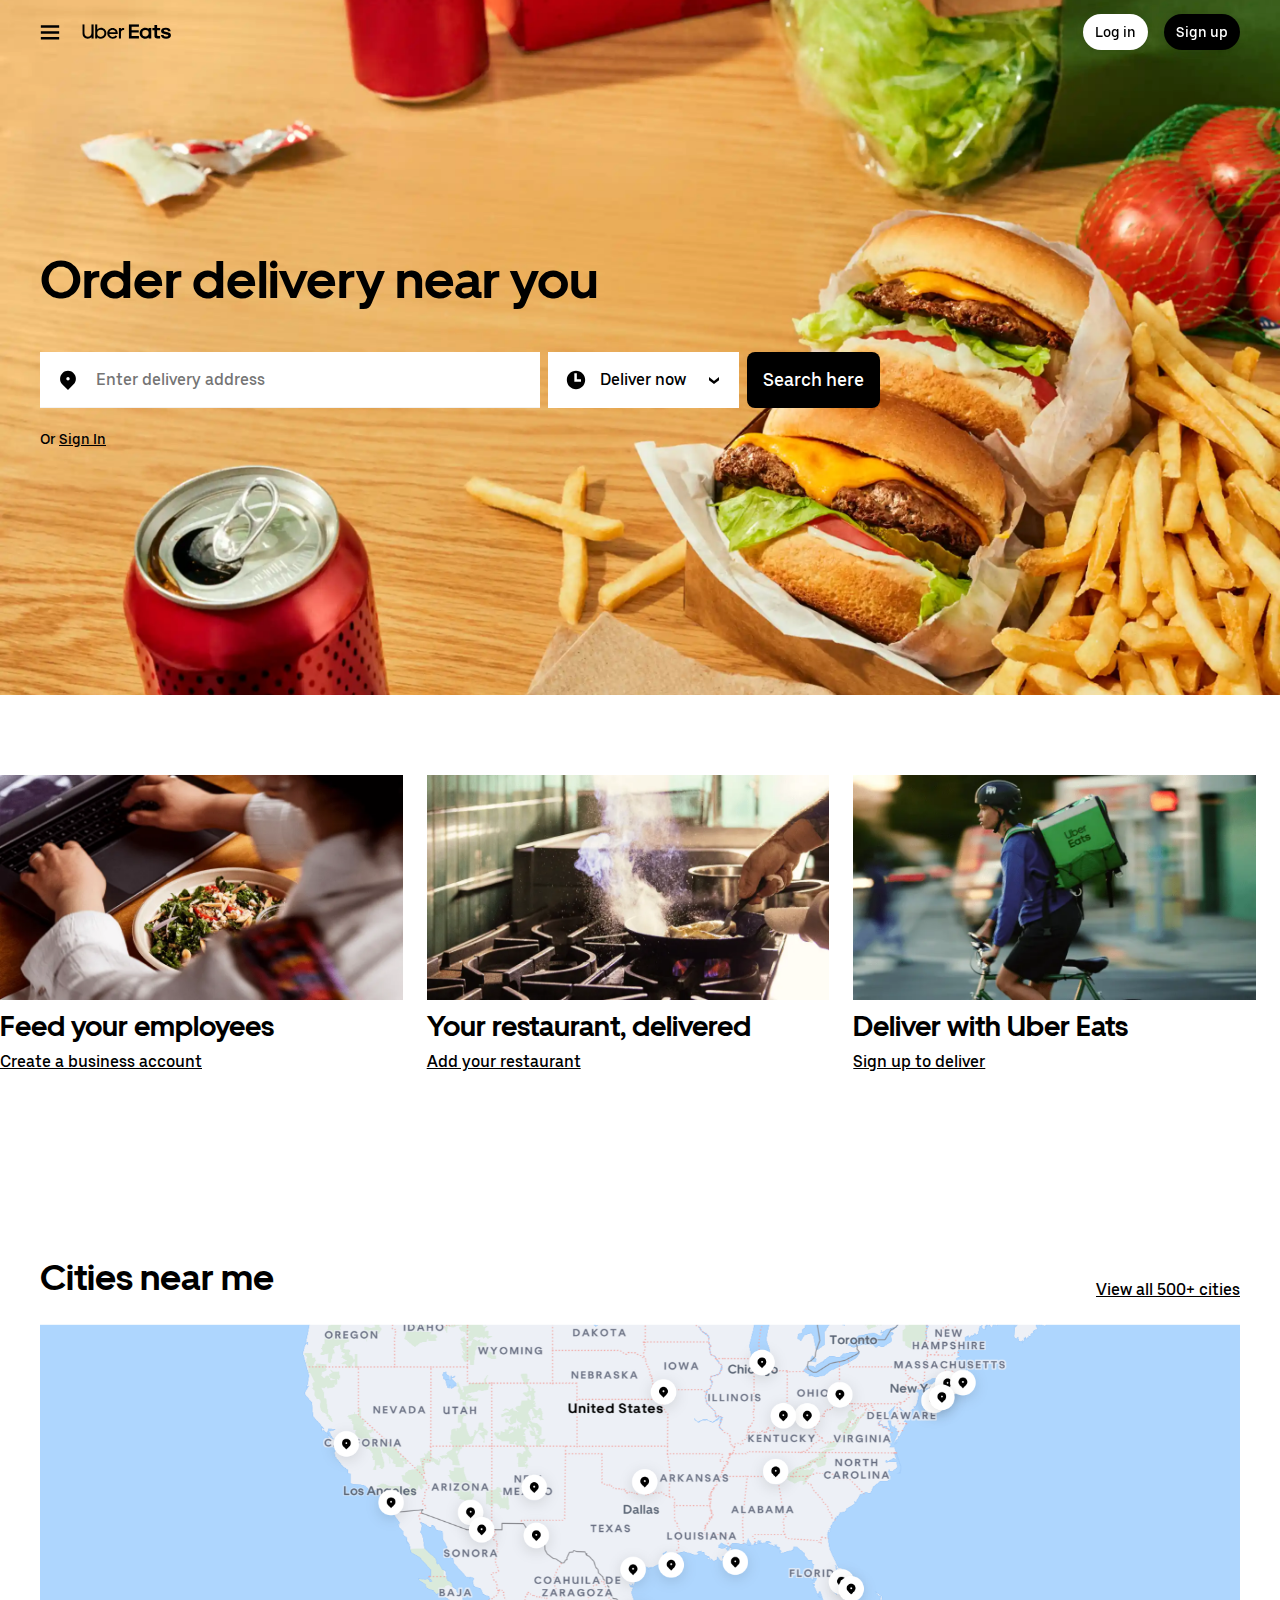
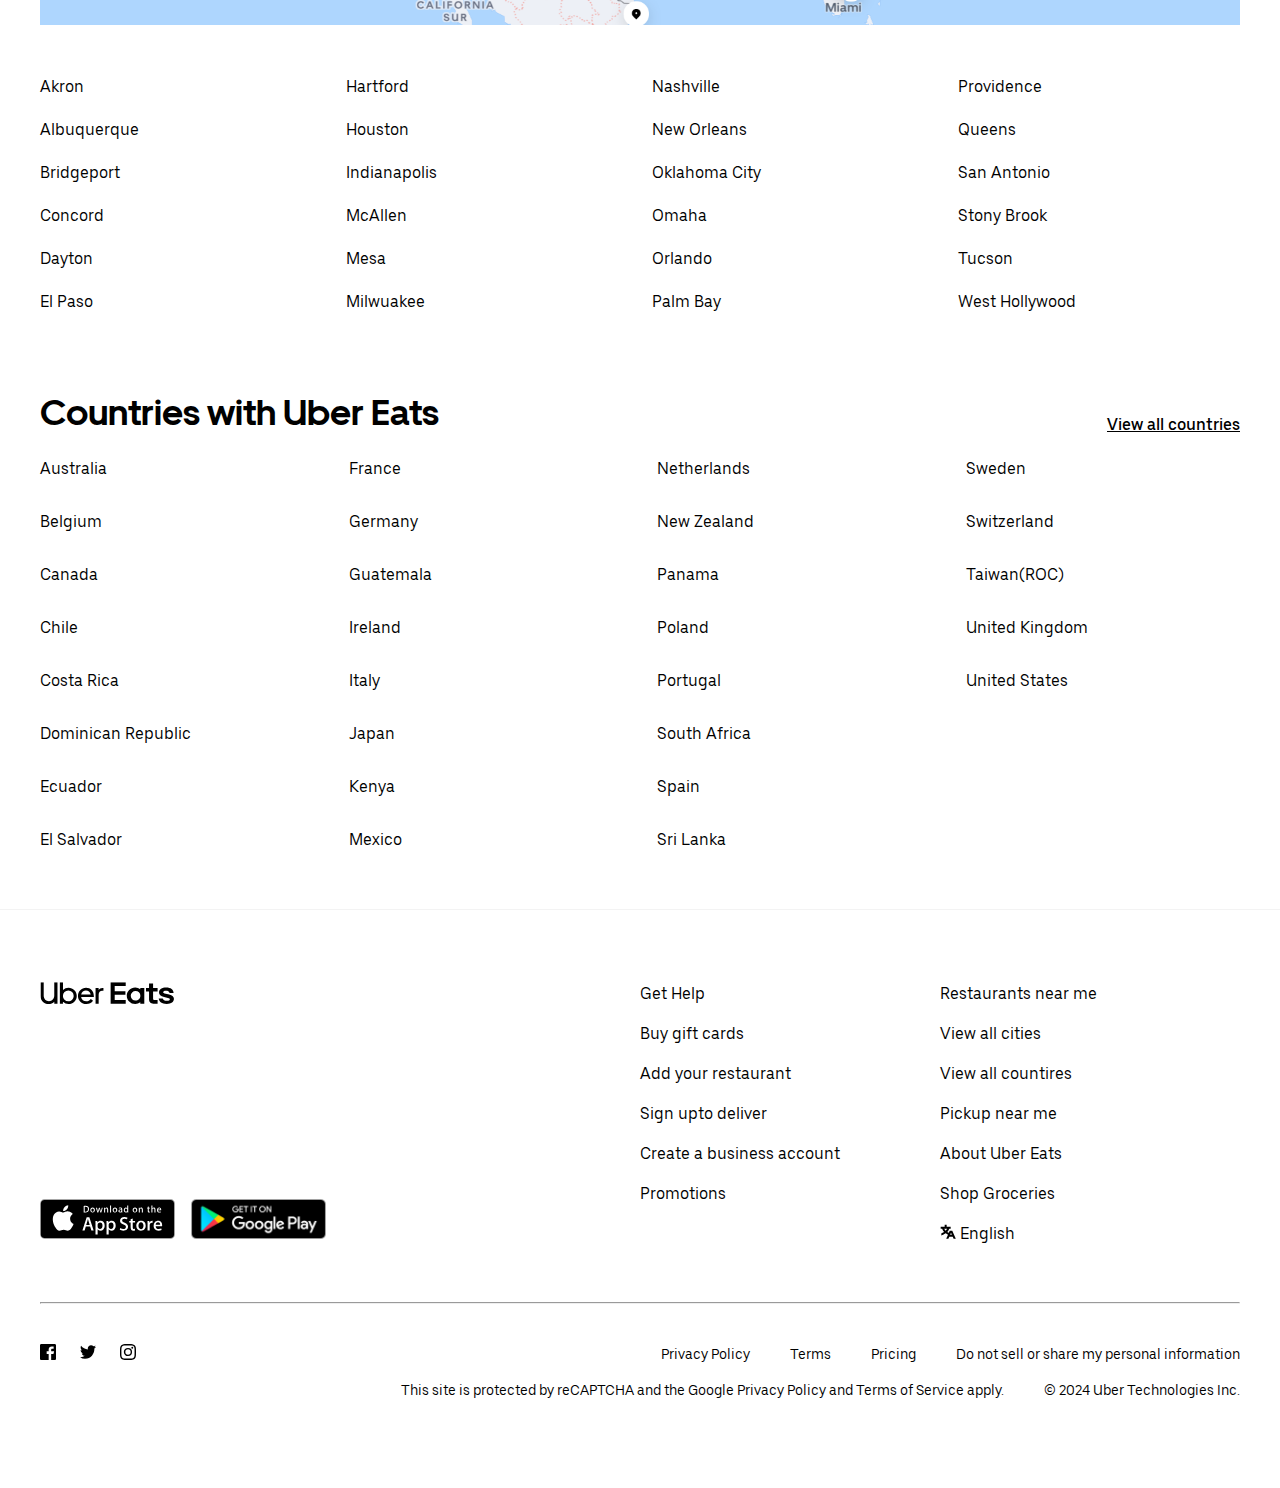
<file: index.html>
<!DOCTYPE html>
<html lang="en">

<head>
    <meta charset="UTF-8">
    <meta name="viewport" content="width=device-width, initial-scale=1.0">
    <link rel="stylesheet" href="style.css">
    <title>Uber Eats | Food Delivery and Takeout | Order Online from Restaurants Near You</title>
    <link rel="icon" href="img/icon-uber eats.png" type="image/x-icon">
</head>

<body>
    <div class="DESKTOP">
        <section class="section-main">
            <div class="main">
                <div class="nav-bar">
                    <div class="left-top">
                        <div class="threeline-image">
                            <img src="img/Three lines.svg" alt="">
                        </div>
                        <div class="uber-eats-logo">
                            <img src="img/Uber Eats Home.svg" alt="">
                        </div>
                    </div>
                    <div class="right-top">
                        <div class="log-in">
                            <button>Log in</button>
                        </div>
                        <div class="sign-up">
                            <button>Sign up</button>
                        </div>
    
                    </div>
                </div>
    
                <!-- BELOW NAV -->
    
                <div class="middle-main">
                    <div class="head-middle">
                        <h1>Order delivery near you</h1>
                    </div>
    
                    <div class="input-bars-mid">
                        <div class="delvery-address">
                            <div class="delivery-address-inner">
                                <div class="location-image">
                                    <img src="img/pin.svg" alt="">
                                </div>
                                <div class="spacer"></div>
                                <input type="text" placeholder="Enter delivery address" class="deliver-address-box">
    
                            </div>
                        </div>
    
                        <div class="delivery-time">
                            <div class="delivery-time-inner">
                                <div class="clock-image">
                                    <img src="img/clock.svg" alt="">
                                </div>
                                <div class="deliver-now">
                                    <div class="deliver-text">
                                        <span>Deliver now</span>
                                    </div>
                                    <div class="down-arrow-image">
                                        <img src="img/down arrow.svg" alt="">
                                    </div>
                                </div>
                            </div>
                        </div>
    
                        <div class="search-button">
                            <button>Search here</button>
                        </div>
                    </div>
                    <div class="span-or-sign-in">
                        <span>Or <u>Sign In</u></span>
                    </div>
                </div>
    
            </div>
        </section>
    
        <div class="divider-space"></div>
    
        <!-- IMAGE-SECTION -->
    
        <div class="image-row">
    
            <!-- CARD-1 -->
            <div class="uber-image-card-1">
                <div class="card-image-container">
                    <img src="img/employess.webp" alt="">
                </div>
                <p class="bigger-text">Feed your employees</p>
                <p class="smaller-text">Create a business account</p>
            </div>
    
             <!-- CARD-1 -->
             <div class="uber-image-card-1">
                <div class="card-image-container">
                    <img src="img/restaurents.webp" alt="">
                </div>
                <p class="bigger-text">Your restaurant, delivered</p>
                <p class="smaller-text">Add your restaurant</p>
            </div>
    
             <!-- CARD-1 -->
             <div class="uber-image-card-1">
                <div class="card-image-container">
                    <img src="img/deliver.webp" alt="">
                </div>
                <p class="bigger-text">Deliver with Uber Eats</p>
                <p class="smaller-text">Sign up to deliver</p>
            </div>
        </div>
    
        <div class="divider"></div>
    
        <div class="map">
            <div class="divider"></div>
            <div class="map-contents">
                <div class="map-head">
                    <h2>Cities near me</h2>
                    <span>View all 500+ cities</span>
                </div>
    
                <div class="map-below">
                    <div class="map-below-contents">
                        <img src="img/map-uber.png" alt="">
                    </div>
                </div>
            </div>
        
    
            <div class="places">
                <span>Akron</span>
                <span>Albuquerque</span>
                <span>Bridgeport</span>
                <span>Concord</span>
                <span>Dayton</span>
                <span>El Paso</span>
                <span>Hartford</span>
                <span>Houston</span>
                <span>Indianapolis</span>
                <span>McAllen</span>
                <span>Mesa</span>
                <span>Milwuakee</span>
                <span>Nashville</span>
                <span>New Orleans</span>
                <span>Oklahoma City</span>
                <span>Omaha</span>
                <span>Orlando</span>
                <span>Palm Bay</span>
                <span>Providence</span>
                <span>Queens</span>
                <span>San Antonio</span>
                <span>Stony Brook</span>
                <span>Tucson</span>
                <span>West Hollywood</span>
            </div>
            <div class="divider"></div>
    
            <div class="map-head">
                <h2>Countries with Uber Eats</h2>
                <span>View all countries</span>
            </div>
    
            <div class="countries">
                <span>Australia</span>
                <span>Belgium</span>
                <span>Canada</span>
                <span>Chile</span>
                <span>Costa Rica</span>
                <span>Dominican Republic</span>
                <span>Ecuador</span>
                <span>El Salvador</span>
                <span>France</span>
                <span>Germany</span>
                <span>Guatemala</span>
                <span>Ireland</span>
                <span>Italy</span>
                <span>Japan</span>
                <span>Kenya</span>
                <span>Mexico</span>
                <span>Netherlands</span>
                <span>New Zealand</span>
                <span>Panama</span>
                <span>Poland</span>
                <span>Portugal</span>
                <span>South Africa</span>
                <span>Spain</span>
                <span>Sri Lanka</span>
                <span>Sweden</span>
                <span>Switzerland</span>
                <span>Taiwan(ROC)</span>
                <span>United Kingdom</span>
                <span>United States</span>
            </div>
        </div>
    
        <footer>
            <div class="footer-contents">
                <div class="footer-contents-sub">
                    <div class="left-footer">
                        <div class="left-footer-up">
                            <img src="img/Uber Eats Home.svg" alt="">
                        </div>
    
                        <div class="left-footer-below">
                            <img src="img/Download on the App Store.svg" alt="">
                            <img src="img/playstore.png" alt="">
                        </div>
                    </div>
    
                    <div class="mid-footer">
                        <ul>
                            <li>Get Help</li>
                            <li>Buy gift cards</li>
                            <li>Add your restaurant</li>
                            <li>Sign upto deliver</li>
                            <li>Create a business account</li>
                            <li>Promotions</li>
                        </ul>
                    </div>
    
                    <div class="mid-footer">
                        <ul>
                            <li>Restaurants near me</li>
                            <li>View all cities</li>
                            <li>View all countires</li>
                            <li>Pickup near me</li>
                            <li>About Uber Eats</li>
                            <li>Shop Groceries</li>
                            <li><img src="img/lang.svg" alt="">  English</li>
                        </ul>
                    </div>    
                </div>
                <hr>
    
                <div class="social-line">
                    <div class="socials">
                        <img src="img/fb.svg" alt="">
                        <img src="img/twt.svg" alt="">
                        <img src="img/insta.svg" alt="">
                    </div>
    
                    <div class="empty-space"></div>
    
                    <div class="policy">
                        <span>Privacy Policy</span>
                        <span>Terms</span>
                        <span>Pricing</span>
                        <span>Do not sell or share my personal information</span>
                    </div>
                </div>
    
                <div class="privacy-protection">
                    <div class="empty-space"></div>
                    <div class="privacy-contents">
                        <span>This site is protected by reCAPTCHA and the Google Privacy Policy and Terms of Service apply.</span>
                        <span> &copy; 2024 Uber Technologies Inc.</span>
                    </div>
    
                </div>
                
                
    
            </div>
            
        </footer>
    </div>

    <!-- MOBILE-->

   
    <div class="mobile">
        <div class="mobile-main">

            <div class="mobile-navbar">
                <div class="mobile-top-left">
                    <div class="mobile-burger"><img src="img/Three lines.svg" alt=""></div>
                    <div class="mobile-logo"><img src="img/Uber Eats Home.svg" alt=""></div>
                </div>

                <div class="mobile-top-right">
                    <button class="mobile-user"><img src="img/user.svg" alt=""></button>
                    <button class="mobile-sign-up">Sign up</button>
                </div>
            </div>
            <div class="mobile-main-contents">
                <h2>Order delivery near you</h2>

                <div class="mobile-blank"></div>

                <div class="mobile-delivery">
                    <div class="mobile-clock"><img src="img/clock.svg" alt=""></div>

                    <div class="mobile-delivery-container">
                        <span>Deliver now</span>
                        <img src="img/down arrow.svg" alt="">
                    </div>
                </div>

                <button class="mobile-search">Search here</button>

                <div class="mobile-below-button"><span>Or <u>Sign In</u></span></div>
            </div>

        </div>

        <div class="mobile-divider"></div>

        <div class="mobile-below-main">
            <div class="mobile-below-main-app">
                <div class="mobile-below-app-about">
                    <img src="img/Uber Eats mobile.svg" alt="">
                    <p>There's more to love in the Android app.</p>
                </div>

                <div class="mobile-below-main-app-downloader">
                    <button><img src="img/android.svg" alt="">Get the app</button>
                </div>
            </div>

            <div class="mobile-divider-2"></div>

            <div class="mobile-image-containers">
                <div class="mobile-card-1">
                    <img src="img/employess.webp" alt="">
                    <p class="mobile-bigger">Feed your employees</p>
                    <p class="mobile-small">Create a business account</p>
                </div>


                <div class="mobile-card-1">
                    <img src="img/restaurents.webp" alt="">
                    <p class="mobile-bigger">Your restaurant, delivered</p>
                    <p class="mobile-small">Add your restaurant</p>
                </div>

                <div class="mobile-card-1">
                    <img src="img/deliver.webp" alt="">
                    <p class="mobile-bigger">Deliver with Uber Eats</p>
                    <p class="mobile-small">Sign up to deliver</p>
                </div>
            </div>

            <div class="mobile-divider-2"></div>

            <div class="mobile-cities">
                <h2>Cities near me</h2>

                <div class="mobile-map">
                    <img src="img/mobile-map.png" alt="">
                </div>

                <div class="mobile-city-name">
                    <span>Albuquerque</span>
                    <span>Concord</span>
                    <span>Houston</span>
                    <span>Inidianpolis</span>
                    <span>Mesa</span>
                    <span>Milwuakee</span>
                    <span>Nashville</span>
                    <span>Oklahoma City</span>
                    <span>Providence</span>
                    <span>Queens</span>
                    <span>Tucson</span>
                    <span>West Hollywood</span>
                </div>

                <div class="mobile-divider-3"></div>

                <a>View all 500+ cities</a>

                <div class="mobile-divider-2"></div>

                <div class="mobile-countries">
                    <h2>Countries with Uber Eats</h2>

                    <div class="mobile-country-name">
                        <span>Australia</span>
                        <span>Mexico</span>
                        <span>Belgium</span>
                        <span>Netherlands</span>
                        <span>Canada</span>
                        <span>New Zealand</span>
                        <span>Chile</span>
                        <span>Panama</span>
                        <span>Costa Rica</span>
                        <span>Poland</span>
                        <span>Dominican Republic</span>
                        <span>Portugal</span>
                        <span>Ecuador</span>
                        <span>South Africa</span>
                        <span>El Salvador</span>
                        <span>Spain</span>
                        <span>France</span>
                        <span>Sri Lanka</span>
                        <span>Germany</span>
                        <span>Sweden</span>
                        <span>Guatemala</span>
                        <span>Switzerland</span>
                        <span>Ireland</span>
                        <span>Taiwan(ROC)</span>
                        <span>Italy</span>
                        <span>United Kingdom</span>
                        <span>Japan</span>
                        <span>United States</span>
                        <span>Kenya</span>  
                    </div>

                    <div class="mobile-divider-3"></div>

                    <a>View all countries</a>
                </div>
            </div>
        </div>

        <div class="mobile-footer">
            <img src="img/Uber Eats Home.svg" alt="">
            <div class="mobile-download-link">
                <img src="img/Download on the App Store.svg" alt="">
                <img src="img/playstore.png" alt="">
            </div>

            <div class="mid-footer">
                <ul>
                    <li>Get Help</li>
                    <li>Buy gift cards</li>
                    <li>Add your restaurant</li>
                    <li>Sign upto deliver</li>
                    <li>Create a business account</li>
                    <li>Promotions</li>
                </ul>
            </div>

            <div class="mid-footer">
                <ul>
                    <li>Restaurants near me</li>
                    <li>View all cities</li>
                    <li>View all countires</li>
                    <li>Pickup near me</li>
                    <li>About Uber Eats</li>
                    <li>Shop Groceries</li>
                    <li><img src="img/lang.svg" alt="">  <span class="english">English</span></li>
                </ul>
            </div>  
            <hr>
            <div class="socials">
                <img src="img/fb.svg" alt="">
                <img src="img/twt.svg" alt="">
                <img src="img/insta.svg" alt="">
            </div>


            <div class="policy">
                <span>Privacy Policy</span>
                <span>Terms</span>
                <span>Pricing</span>
                <span>Do not sell or share my personal information</span>
            </div>

            <div class="privacy-protection">
                <div class="privacy-contents">
                    <span>This site is protected by reCAPTCHA and the Google Privacy Policy and Terms of Service apply.</span>
                    <span> &copy; 2024 Uber Technologies Inc.</span>
                </div>

            </div>
        </div>
    </div>


    <script src="script.js"></script>
</body>

</html>
</file>
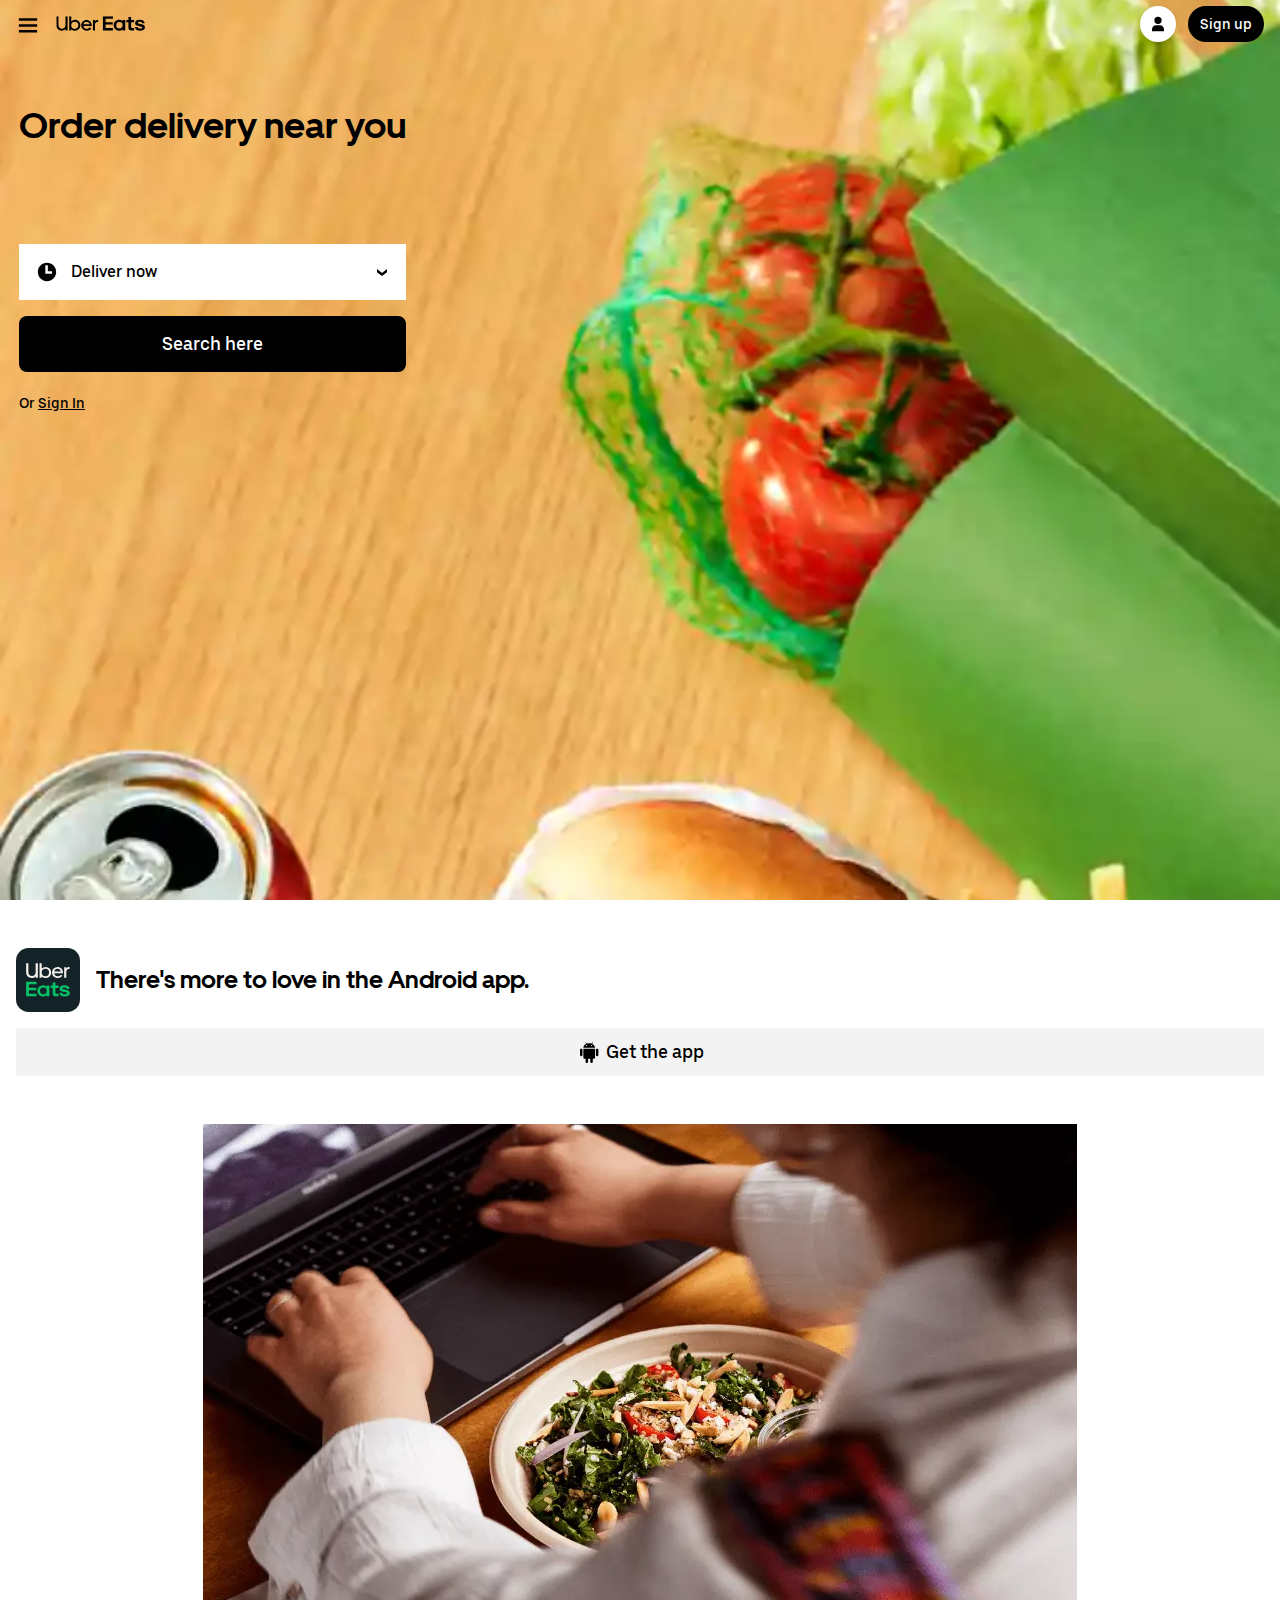
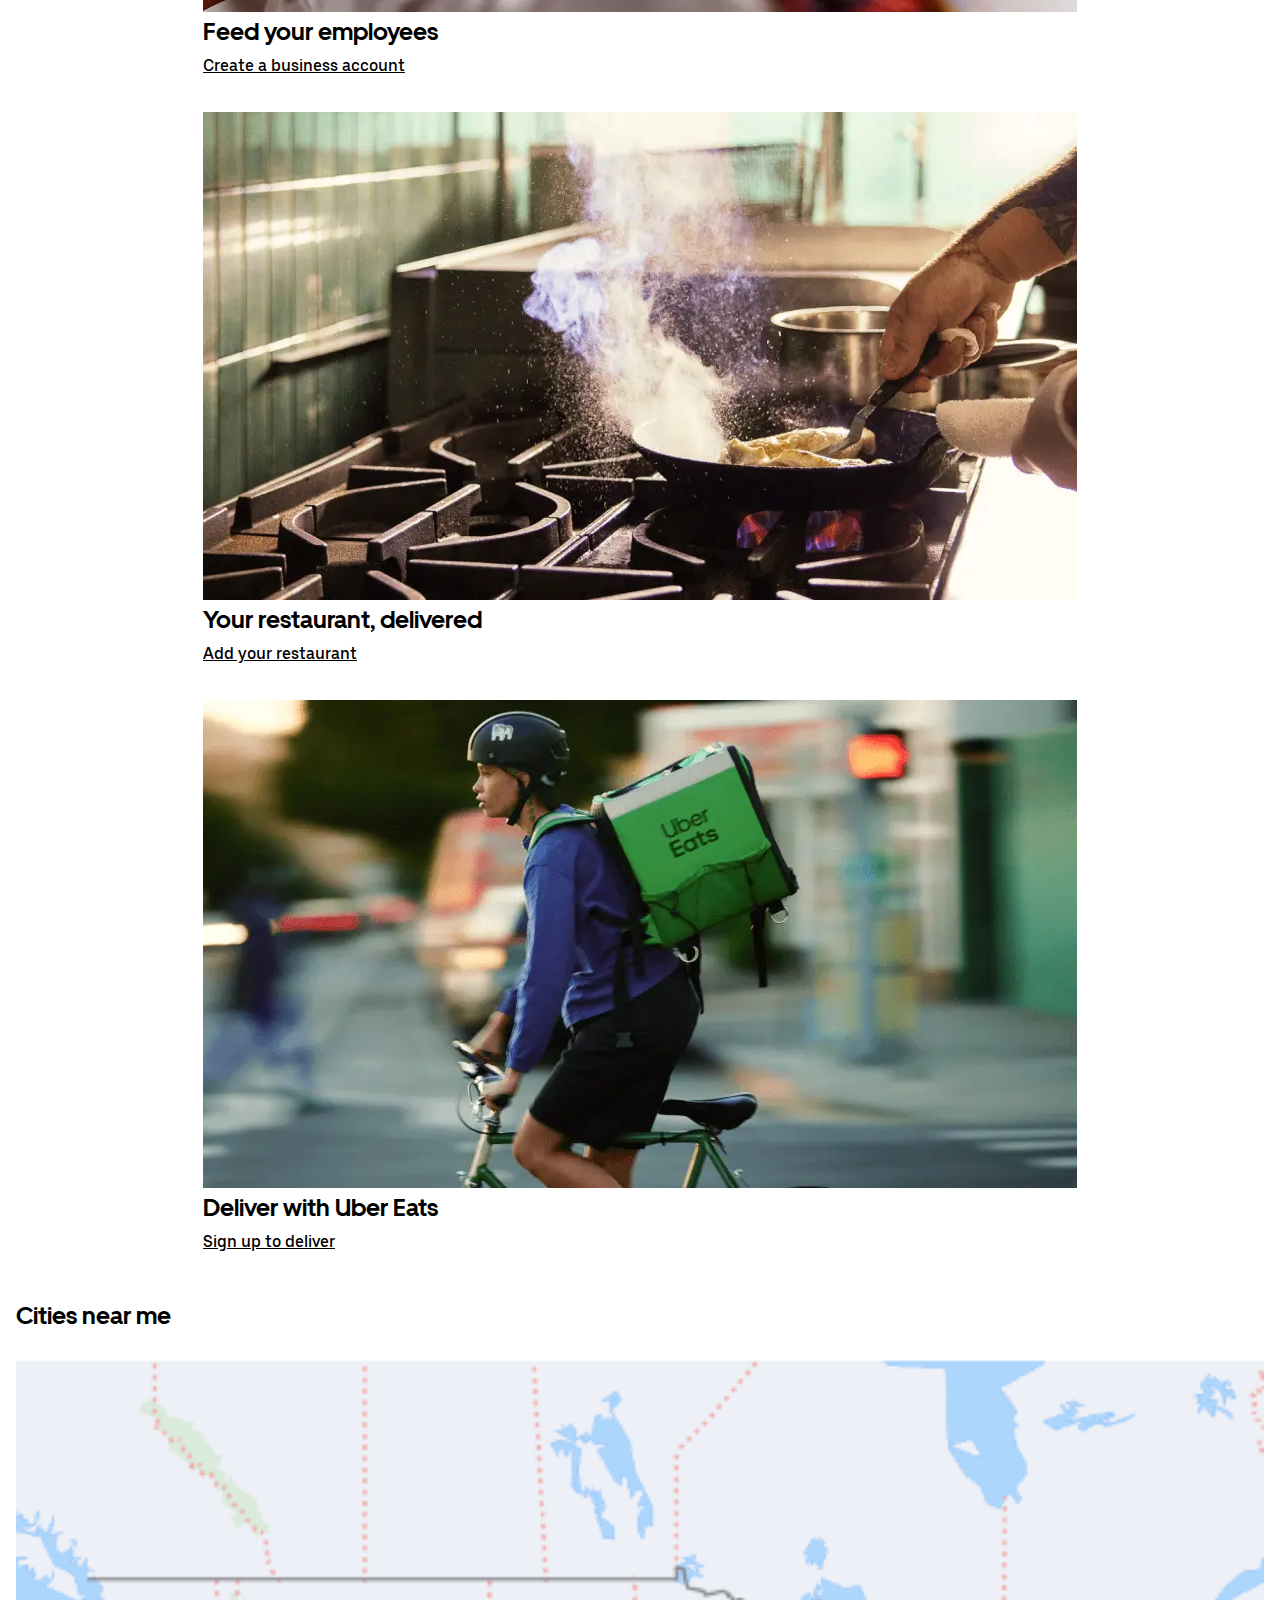
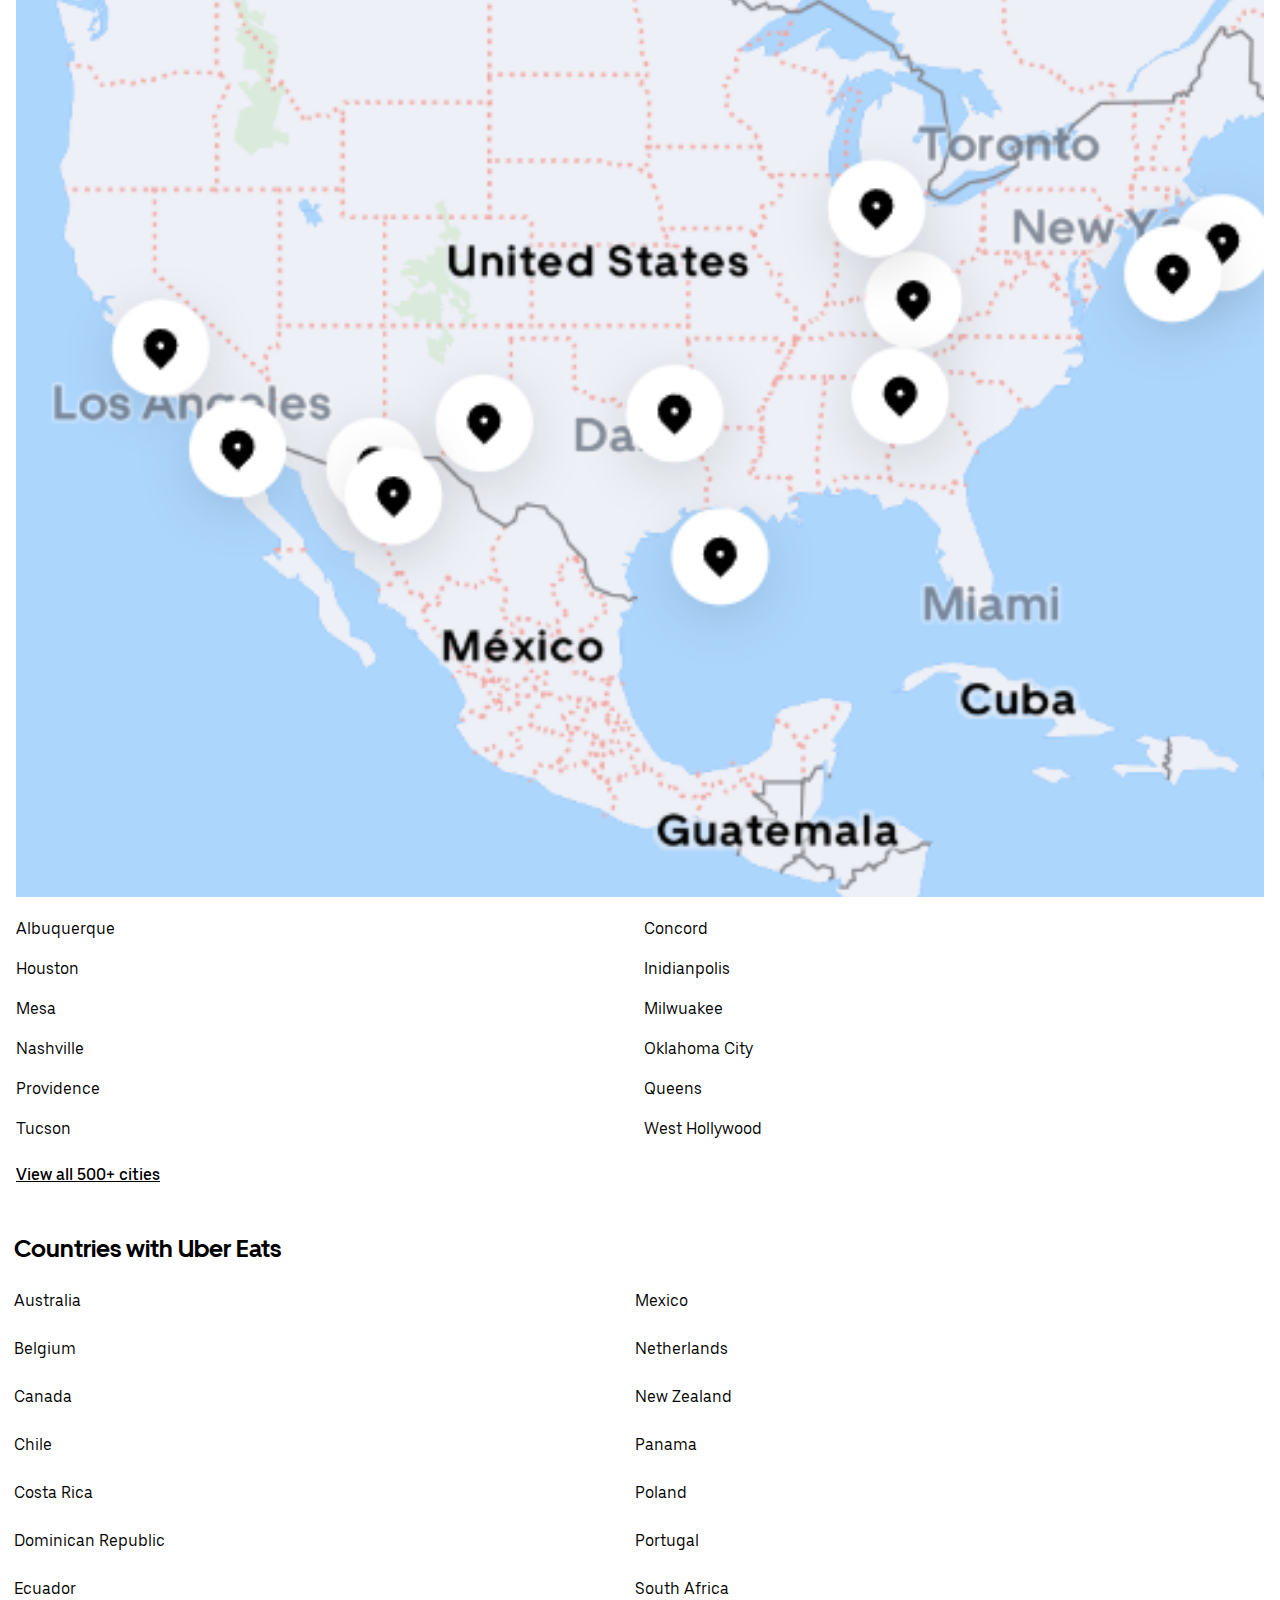
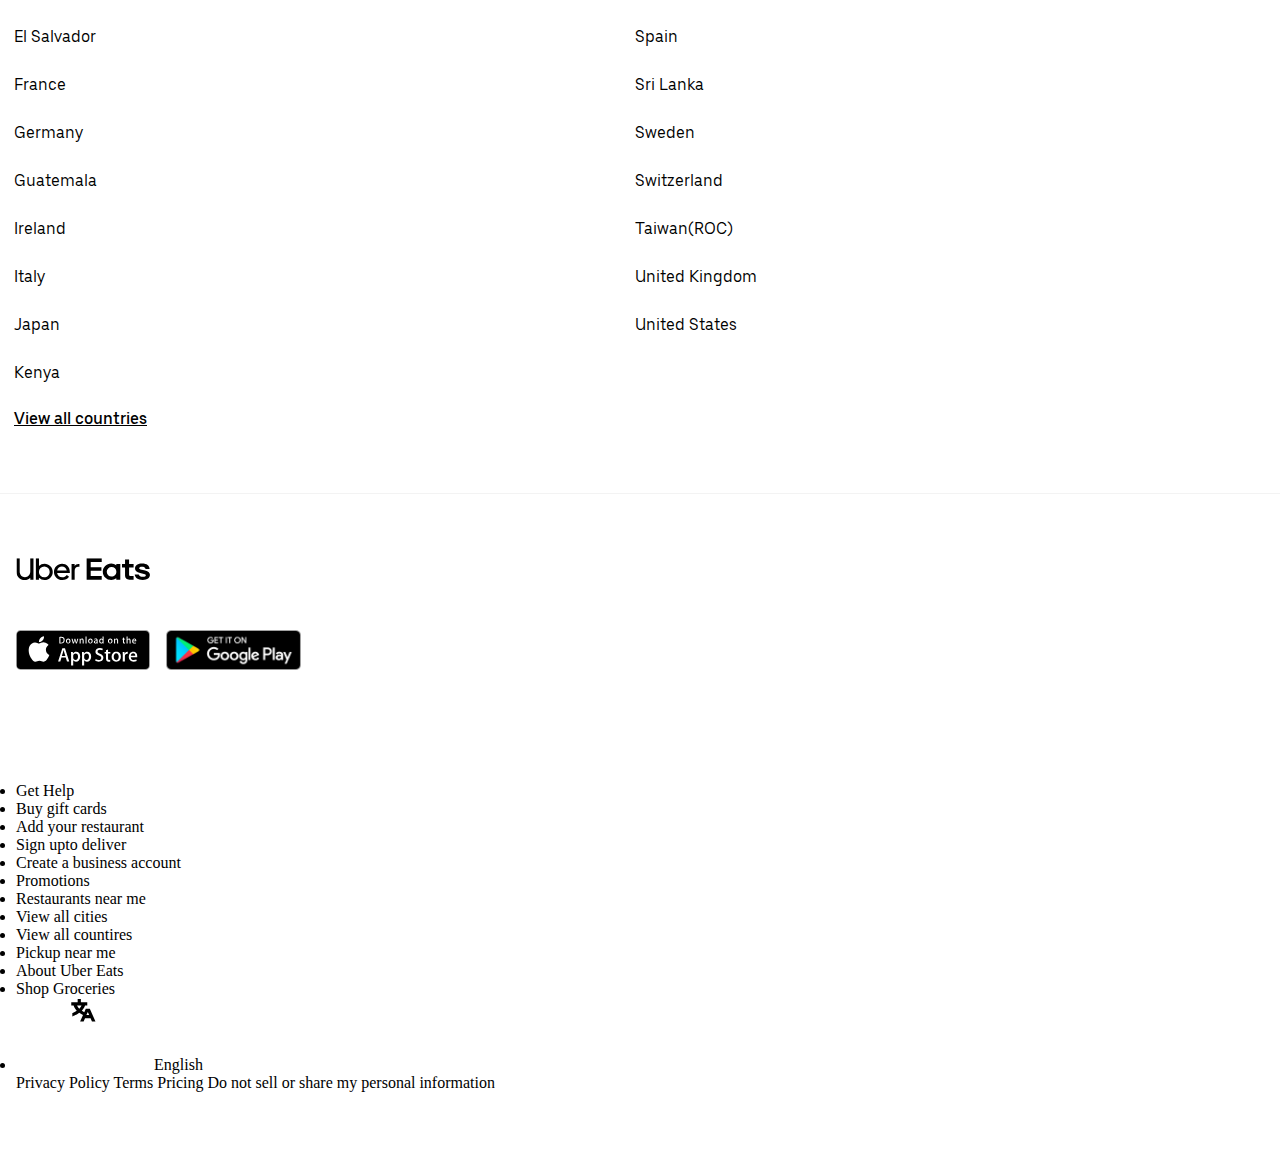
<file: mobile.html>
<!DOCTYPE html>
<html lang="en">
<head>
    <meta charset="UTF-8">
    <link rel="stylesheet" href="mobile.css">
    <meta name="viewport" content="width=device-width, initial-scale=1.0">
    <title>Document</title>
</head>
<body>
    <div class="mobile">
        <div class="mobile-main">

            <div class="mobile-navbar">
                <div class="mobile-top-left">
                    <div class="mobile-burger"><img src="img/Three lines.svg" alt=""></div>
                    <div class="mobile-logo"><img src="img/Uber Eats Home.svg" alt=""></div>
                </div>

                <div class="mobile-top-right">
                    <button class="mobile-user"><img src="img/user.svg" alt=""></button>
                    <button class="mobile-sign-up">Sign up</button>
                </div>
            </div>
            <div class="mobile-main-contents">
                <h2>Order delivery near you</h2>

                <div class="mobile-blank"></div>

                <div class="mobile-delivery">
                    <div class="mobile-clock"><img src="img/clock.svg" alt=""></div>

                    <div class="mobile-delivery-container">
                        <span>Deliver now</span>
                        <img src="img/down arrow.svg" alt="">
                    </div>
                </div>

                <button class="mobile-search">Search here</button>

                <div class="mobile-below-button"><span>Or <u>Sign In</u></span></div>
            </div>

        </div>

        <div class="mobile-divider"></div>

        <div class="mobile-below-main">
            <div class="mobile-below-main-app">
                <div class="mobile-below-app-about">
                    <img src="img/Uber Eats mobile.svg" alt="">
                    <p>There's more to love in the Android app.</p>
                </div>

                <div class="mobile-below-main-app-downloader">
                    <button><img src="img/android.svg" alt="">Get the app</button>
                </div>
            </div>

            <div class="mobile-divider-2"></div>

            <div class="mobile-image-containers">
                <div class="mobile-card-1">
                    <img src="img/employess.webp" alt="">
                    <p class="mobile-bigger">Feed your employees</p>
                    <p class="mobile-small">Create a business account</p>
                </div>


                <div class="mobile-card-1">
                    <img src="img/restaurents.webp" alt="">
                    <p class="mobile-bigger">Your restaurant, delivered</p>
                    <p class="mobile-small">Add your restaurant</p>
                </div>

                <div class="mobile-card-1">
                    <img src="img/deliver.webp" alt="">
                    <p class="mobile-bigger">Deliver with Uber Eats</p>
                    <p class="mobile-small">Sign up to deliver</p>
                </div>
            </div>

            <div class="mobile-divider-2"></div>

            <div class="mobile-cities">
                <h2>Cities near me</h2>

                <div class="mobile-map">
                    <img src="img/mobile-map.png" alt="">
                </div>

                <div class="mobile-city-name">
                    <span>Albuquerque</span>
                    <span>Concord</span>
                    <span>Houston</span>
                    <span>Inidianpolis</span>
                    <span>Mesa</span>
                    <span>Milwuakee</span>
                    <span>Nashville</span>
                    <span>Oklahoma City</span>
                    <span>Providence</span>
                    <span>Queens</span>
                    <span>Tucson</span>
                    <span>West Hollywood</span>
                </div>

                <div class="mobile-divider-3"></div>

                <a>View all 500+ cities</a>

                <div class="mobile-divider-2"></div>

                <div class="mobile-countries">
                    <h2>Countries with Uber Eats</h2>

                    <div class="mobile-country-name">
                        <span>Australia</span>
                        <span>Mexico</span>
                        <span>Belgium</span>
                        <span>Netherlands</span>
                        <span>Canada</span>
                        <span>New Zealand</span>
                        <span>Chile</span>
                        <span>Panama</span>
                        <span>Costa Rica</span>
                        <span>Poland</span>
                        <span>Dominican Republic</span>
                        <span>Portugal</span>
                        <span>Ecuador</span>
                        <span>South Africa</span>
                        <span>El Salvador</span>
                        <span>Spain</span>
                        <span>France</span>
                        <span>Sri Lanka</span>
                        <span>Germany</span>
                        <span>Sweden</span>
                        <span>Guatemala</span>
                        <span>Switzerland</span>
                        <span>Ireland</span>
                        <span>Taiwan(ROC)</span>
                        <span>Italy</span>
                        <span>United Kingdom</span>
                        <span>Japan</span>
                        <span>United States</span>
                        <span>Kenya</span>  
                    </div>

                    <div class="mobile-divider-3"></div>

                    <a>View all countries</a>
                </div>
            </div>
        </div>

        <div class="mobile-footer">
            <img src="img/Uber Eats Home.svg" alt="">
            <div class="mobile-download-link">
                <img src="img/Download on the App Store.svg" alt="">
                <img src="img/playstore.png" alt="">
            </div>

            <div class="mid-footer">
                <ul>
                    <li>Get Help</li>
                    <li>Buy gift cards</li>
                    <li>Add your restaurant</li>
                    <li>Sign upto deliver</li>
                    <li>Create a business account</li>
                    <li>Promotions</li>
                </ul>
            </div>

            <div class="mid-footer">
                <ul>
                    <li>Restaurants near me</li>
                    <li>View all cities</li>
                    <li>View all countires</li>
                    <li>Pickup near me</li>
                    <li>About Uber Eats</li>
                    <li>Shop Groceries</li>
                    <li><img src="img/lang.svg" alt="">  English</li>
                </ul>
            </div>  

            <div class="policy">
                <span>Privacy Policy</span>
                <span>Terms</span>
                <span>Pricing</span>
                <span>Do not sell or share my personal information</span>
            </div>
        </div>


    </div>

    
</body>
</html>
</file>
<file: style.css>
*{
    padding: 0;
    margin: 0;
    box-sizing: border-box !important;
}

body{
    height: 1200px;
}

.main{
    width: 1519.2px;
    background-image: url('img/uber-main.webp');
    background-position: center;
    background-size: cover;
    background-repeat: no-repeat;
    min-height: 695.2px;
    height:100%;
    width: 100%;

    position: relative;
}

.nav-bar{
    position: fixed;
    display: flex;
    width: 100%;
    justify-content: space-between;
    align-items: center;
    padding: 0 40px;
    height: 64px;
    z-index: 88;
    transition: all 0.4s ease;
}

.active{
    background-color: white;
    /* box-shadow: 0 2px 10px rgba(0,0,0,0.3); */
}

.left-top{
    display: flex;
    justify-content: space-between;
    gap:22px;
    margin-top: 8px;
}

.threeline-image img{
    height: 20px;
    cursor:pointer;
    width: 20px;
    position: relative;
    top: -2px;
}


.uber-eats-logo img{
    height: 16px;
    width: 89.33px;
}

.right-top{
    display: flex;
    margin-left: 24px;
}


.log-in button{
    padding: 12px;
    box-shadow: 0px 0px 8px rgba(0, 0, 0, 0.1), 0px 4px 4px rgba(0, 0, 0, 0.04);
    background-color: white;
    margin-right: 16px;
    color: black;
    font-family: 'uber med';
    font-size: 14px;
    line-height: 16px;
    /* font-weight: 500; */
    border: none;
    border-radius: 500px;
    cursor: pointer;
    height: 36px;
    display: flex;
    align-items: center;
    justify-content: center;
    text-align: center;
}

.log-in button:hover {
    opacity:0.9
}

.sign-up button:hover {
    /* opacity:0.9; */
    background-color:rgba(22, 22, 22, 0.521);
    z-index: -1;
}

.sign-up button{
    cursor: pointer;
    background-color: black;
    box-shadow: 0px 0px 8px rgba(0, 0, 0, 0.1), 0px 4px 4px rgba(0, 0, 0, 0.04);
    height: 36px;
    padding: 12px;
    border-radius: 500px;
    justify-content: center;
    border: none;
    color: white;
    line-height: 16px;
    font-family: 'uber med';
    font-size: 14px;
    text-wrap: nowrap;
    display: flex;
    align-items: center;

}


/* -------------BELOW NAV ----------------------------*/



.middle-main{
    display: flex;
    flex-direction:column;
    position: absolute;
    top: 248px;
    /* align-items: center; */
    padding: 0 40px;
}

.head-middle h1{
    font-family: 'uber bold';
    color: black;
    margin-bottom: 40px;
    font-size: 52px;
    line-height: 64px;
}

.input-bars-mid{
    display: flex;
    justify-content: space-between;
    gap: 8px;
    width: 100%;
}

.delivery-address{
    display: flex;
    flex: 1;
    max-width: 540px;
}

.delivery-address-inner{
    display: flex;
    gap: 8px;
    min-width: 500px;
    padding: 8px 16px;
    background-color: white;
    border: none;
    box-shadow: inset 0px -1px 0px #F3F3F3;
}

.location-image{
    padding: 8px 0 4px;
}

.deliver-address-box{
    border: none;
    background-color: white;
    font-family: 'uber med';
    font-size: 16px;
    line-height: 24px;
    text-align: start;
    color: black;
}

.delivery-time{
    height: 56px;
}

.delivery-time-inner{
    display: flex;
    padding-left: 16px;
    padding-top: 4px;
    /* justify-content: space-evenly; */
    align-items: center;
    height: 56px;
    gap: 12px;
    width: 191.238px;
    background: white;
}

.deliver-now{
    display: flex;
    align-items: center;
    gap: 16px;
}

.deliver-text span{
    font-family: 'uber med';
    color: black;
    font-size: 16px;
    line-height: 20px;
    position: relative;
    top: -2.5px;
}

.search-button button{
    cursor: pointer;
    background-color: black;
    border-radius: 8px;
    border: none;
    padding: 12px 16px;
    width: max-content;
    min-height: 56px;
    height: 56px;
    font-size: 18px;
    color: white;
    font-family: 'uber med';
    line-height: 24px;
    align-items: center;
    display: flex;
    justify-content: center;
}

.search-button button:hover{
    /* opacity: 0.8; */
    background-color: rgba(0, 0, 0, 0.788);
}

.span-or-sign-in{
    margin-top: 22px;
}
.span-or-sign-in span{
    color: black;
    line-height: 16px;
    font-size: 14px;
    font-family: 'uber med';
}

.span-or-sign-in u{
    text-decoration: underline;
}

/* ------------------------------------------------------------------------ */

.divider-space{
    height: 80px;
    width: 100%;
    background-color: white;
}


.image-row{
    display: flex;
    width: 100%;
    margin-left: -9px;
    justify-content: space-evenly;
    margin-left: -12px;
}

.uber-image-card-1{
    display: flex;
    flex-direction: column;
    align-items: start;
    margin-bottom: 24px;
    padding: 0 12px;
    width: 33.333333333333336%;
    
}


.card-image-container img{
    width: 100%;
}

.card-image-container {
    margin-bottom: 4px;
    object-fit: cover;
    object-position: center;
}

.bigger-text{
    line-height: 36px;
    font-size: 28px;
    font-family: 'uber bold';
    margin: 0;
    color: black;
}

.smaller-text{
    margin-top: 8px;
    line-height: 20px;
    text-decoration: underline;
    font-size: 16px;
    font-family: 'uber med';
    color: black;
}

/* -------------------------------------------------------------- */

.divider{
    height: 80px;
    background-color: white;
}

.map{
    padding: 0 40px;
}

.map-contents{
    display: flex;
    flex-direction: column;
    width: 100%;
    max-width: 1920px;
    /* min-width: 1024px; */
    margin: 0 auto;
}

.map-head{
    display: flex;
    justify-content: space-between;
    align-items: flex-end;
}

.map-head h2{
    line-height: 44px;
    font-size: 36px;
    font-family: 'uber bold';
}

.map-head span{
    font-family: 'uber med';
    font-size: 16px;
    line-height: 20px;
    text-decoration: underline;
}

.map-below{
    margin: 24px 0;
    width: 100%;
}

.map-below-contents img{
    width: 100%;
    height: 100%;
}
.places{
    display: grid;
    grid-template-columns: repeat(4,1fr);
    grid-template-rows: repeat(6,1fr);
    gap: 24px;
    grid-auto-flow: column;
    margin-top: 24px;
}

.places span , .countries span{
    font-family: 'uber reg';
    color: black;
    font-size: 16px;
}

.countries{
    display: grid;
    grid-template-rows: repeat(8,1fr);
    grid-template-columns: repeat(4,1fr);
    gap: 34px;
    grid-auto-flow: column;
    margin-top: 24px;
}

footer{
    border-top: 1px solid #f3f3f3;
    margin-top: 60.5px;
    padding: 72px 0px 88px;
}

.footer-contents{
    max-width: 1280px;
    width: 100%;
    /* min-width: 1024px; */
    padding: 0 40px;
    margin: 0 auto;
    height: 100%;
}

.footer-contents-sub{
    display: flex;
    height: 100%;
}

.left-footer{
    display: flex;
    flex-direction: column;
    flex: 2;
    justify-content: space-between;
    align-items: flex-start;
    flex-grow: 2;
    flex-shrink: 1;
    height: 100%;
    gap: 125px;
}

.left-footer-up img{
    height: 24px;
    margin-bottom: 64px;
    width: 134px;
}

.left-footer-below{
    display: flex;
    gap: 16px;
}

.left-footer-below img{
    /* height: 44px; */
    width: 135px;
}

.mid-footer{
    display: flex;
    flex-direction: column;
    flex: 1;
}

.mid-footer li{
    font-family: 'uber reg';
    text-align: left;
    font-size: 16px;
    margin-bottom: 16px;
    line-height: 24px;
    color: black;
    list-style: none;
}


footer hr{
    height: 1px;
    width: 100%;
    margin: 40px 0;
    background-color: #F3F3F3;
}

.social-line{
    display: flex;
    justify-content: space-between;
    width: 100%;
    height: 100%;
}

.socials{
    display: flex;
    gap: 24px;
}

.socials img{
    width: 16px;
    height: 16px;
}

.empty-space{
    flex: 1 0 36px;
}

.policy{
    display: flex;
    justify-content: space-evenly;
    gap: 40px;
}

.policy span{
    line-height: 20px;
    font-size: 14px;
    font-family: 'uber reg';
    margin-bottom: 16px;
    color: black;
}

.privacy-protection{
    display: flex;
}

.privacy-contents{
    display: flex;
    gap: 40px;
}

.privacy-contents span{
    line-height: 20px;
    font-size: 14px;
    font-family: 'uber reg';
    color: black;
}



/*  */

@media only screen and (min-width:921px) {
    .mobile{
        display: none;
    }
}








@media only screen and (max-width:921px) {

    *{
        padding: 0;
        margin: 0;
        box-sizing: border-box !important;
    }
    
    .mobile-main{
        background-image: url('img/ubre-main-mobile.webp');
        justify-items: center;
        height: 100vh;
        width: 100%;
        display: flex;
        background-position: center;
        background-size: cover;
        position: relative;
    
    }
    
    
    .mobile-navbar{
        display: flex;
        justify-content: space-between;
        align-items: center;
        padding: 0 16px;
        height: 48px;
        width: 100%;
        z-index: 1;
    }
    
    .mobile-top-left{
        display: flex;
        align-items: center;
        padding-left: 2px;
    
    }
    
    .mobile-burger {
        height: 36px;
        width: 36px;
        margin-top: 17px;
    }
    
    .mobile-logo img{
        height: 16px !important;
        width: 89.33px !important;
        position: relative;
        top: 2px;
        left: 2px;
    }
    
    .mobile-top-right{
        display: flex;
        align-items: center;
    }
    
    
    .mobile-user{
        margin-right: 12px;
        box-shadow: 0px 0px 8px rgba(0, 0, 0, 0.1), 0px 4px 4px rgba(0, 0, 0, 0.04);
        border: none;
        border-radius: 500px;
        height: 36px;
        width: 36px;
        justify-content: center;
        align-items: center;
        display: flex;
        background-color: white;
    }
    
    .mobile-user img{
        height: 16px;
        width: 16px;
    }
    
    .mobile-sign-up{
        border: none;
        color: white;
        background-color: black;
        align-items: center;
        justify-content: center;
        padding: 8px 12px;
        font-family: 'uber med';
        font-size: 14px;
        line-height: 16px;
        border-radius: 500px;
        height: 36px;
    }
    
    .mobile-main-contents{
        padding: 0 16px;
        position: absolute;
        top: 104px;
        left: 3px;
        width: 100%;
    }
    
    .mobile-main-contents h2{
        margin-bottom: 24px;
        font-family: 'uber bold';
        font-size: 36px;
        line-height: 44px;
    }
    
    .mobile-blank{
        height: 72px;
    }
    
    .mobile-delivery{
        display: flex;
        height: 56px;
        width: 100%;
        align-items: center;
        background-color: white;
        gap: 3.2px;
    }
    
    .mobile-clock{
        width: 48px;
        height: 48px;
        display: flex;
        align-items: center;
        justify-content: center;
        margin-left: 7.5px;
    }
    
    .mobile-delivery-container{
        display: flex;
        justify-content: space-between;
        align-items: center;
        width: 100%;
    }
    
    .mobile-delivery-container span{
        font-family: 'uber med';
        font-size: 16px;
        line-height: 20px;
    }
    
    .mobile-delivery-container img{
        position: relative;
        left: -12px;
    }
    
    .mobile-search{
        background-color: black;
        color: white;
        border-radius: 8px;
        padding: 12px 16px;
        min-height: 56px;
        font-size: 18px;
        font-family: 'uber med';
        line-height: 24px;
        align-items: center;
        /* display: flex; */
        border: none;
        width: 100%;
        justify-content: center;
        margin-top: 16px;
    }
    
    .mobile-below-button{
        margin-top: 22px;
    }
    
    .mobile-below-button span{
        line-height: 16px;
        font-size: 14px;
        font-family: 'uber med' ;
        color: black;
    }
    
    .mobile-below-button span u{
        text-decoration: underline;
    }
    
    
    .mobile-divider{
        height: 32px;
    }
    
    .mobile-below-main{
        padding-top: 16px;
    }
    
    .mobile-below-main-app{
        margin: 0 16px;
        display: flex;
        flex-direction: column;
        justify-content: center;
    }
    
    .mobile-below-app-about{
        display: flex;
        margin-bottom: 16px;
        align-items: center;
        gap: 16px;
    }
    
    .mobile-below-app-about img{
        height: 64px;
        width: 64px;
    }
    
    .mobile-below-app-about p{
        line-height: 28px;
        font-family: 'uber bold';
        font-size: 24px;
        margin: 0;
    
    }
    
    .mobile-below-main-app-downloader button{
        display: flex;
        align-items: center;
        padding: 12px 16px;
        background-color: #f3f3f3;
        font-family: 'uber med';
        line-height: 24px;
        text-align: center;
        font-size: 18px;
        border: none;
        width: 100%;
        gap: 5px;
        justify-content: center;
    }
    
    .mobile-divider-2{
        height: 48px;
    }
    
    .mobile-image-containers{
        display: flex;
        flex-direction: column;
        align-items: center;
        justify-content: center;
        margin: 0 16px;
        gap:36px;
    }
    
    .mobile-card-1{
        display: flex;
        flex-direction: column;
    }
    
    .mobile-card-1 img{
        margin-bottom: 4px;
        width: 100%;
        height: 100%;
    }
    
    .mobile-bigger{
        font-family: 'uber bold';
        font-size: 24px;
        line-height: 32px;
        color: black;
    }
    
    .mobile-small{
        margin-top: 8px;
        font-family: 'uber med';
        line-height: 20px;
        font-size: 16px;
        color: black;
        text-decoration: underline;
    }
    
    
    .mobile-cities{
        margin: 0 16px;
        display: flex;
        flex-direction: column;
        /* align-items: center; */
        justify-content: center;
    }
    
    .mobile-map{
        margin: 16px 0;
        width: 100%;
        height: 100%;
    }
    
    
    .mobile-map img{
        width: 100%;
        height: 100%;
    }
    
    .mobile-cities h2{
        font-family: 'uber bold';
        font-size: 24px;
        line-height: 32px;
    }
    
    .mobile-city-name{
        display: grid;
        grid-template-columns: repeat(2, 1fr);
        grid-template-rows: repeat(6,1fr);
        gap: 16px 8px;
    }
    
    .mobile-city-name span{
        font-family: 'uber reg';
        font-size: 16px;
        color: black;
        line-height: 24px;
    }
    
    .mobile-divider-3{
        height: 24px;
    }
    
    .mobile-cities a{
        font-family: 'uber med';
        font-size: 16px;
        line-height: 20px;
        text-decoration: underline;
        color: black;
    }
    
    
    .mobile-countries{
        margin: 0 16px;
        display: flex;
        flex-direction: column;
        justify-content: flex-start;
        margin-left: -2px;
    }
    
    
    .mobile-countries h2{
        font-family: 'uber bold';
        font-size: 24px;
        line-height: 32px;
    }
    
    .mobile-country-name{
        display: grid;
        grid-template-rows: repeat(15,1fr);
        grid-template-columns: repeat(2,1fr);
        gap: 24px 8px;
        margin-top: 24px;
    }
    
    
    .mobile-country-name span{
        font-family: 'uber reg';
        font-size: 16px;
        color: black;
        line-height: 24px;
    }
    
    
    .mobile-footer{
        margin-top: 64px;
        padding: 64px 16px 80px;
        border-top: 1px solid #f3f3f3;
        display: flex;
        flex-direction: column;
        justify-content: flex-start;
    }
    
    .mobile-footer img{
        height: 24px;
        width: 134px;
        margin-bottom: 48px;
    }
    
    
    .mobile-download-link{
        display: flex;
        gap: 16px;
        margin-bottom: 64px;
    }
    
    .mobile-download-link img{
        height: 40px;
        width: 134.28px;
    }

    .mid-footer{
        display: flex;
        flex-direction: column;
        flex: 1;
        margin-bottom: 64px;
    }
    
    .mid-footer li{
        font-family: 'uber reg';
        text-align: left;
        font-size: 16px;
        margin-bottom: 16px;
        line-height: 24px;
        color: black;
        list-style: none;
    }

    .mid-footer li img{
        width: 15.13px;
        margin: 0;
    }
    .english{
        position: relative;
        top: -5.5px;
    }

    hr{
        margin: 10px 0 40px;
        height: 1px;
        background-color: #F3F3F3;
        width: 100%;
    }

    .policy{
        display: flex;
        flex-direction: column;
        gap: 0;
    }

    .privacy-protection{
        display: flex;
        flex-direction: column;
    }

    .privacy-contents{
        width: 100%;
        display: flex;
        flex-direction: column;
        gap: 15px;
    }

    .socials{
        margin: 0;
        margin-bottom: 40px;
        padding: 0;
        gap: 10;
    }

    .socials img{
        height: 16px;
        width: 16px;
    }

    
    .DESKTOP{
            display: none;
    }
    

    
    @media only screen and (max-width:769px) {
        .mobile-main-contents{
            width: 100%;
            
        }
        
    }
    
    
    
    
    
    
    
    
    
    
    
    
    
    
    
    
    
    
    
    
    
    
    
    
    
    
    
    
    
    
    
    
    
    
    
    
    
    
    
    
    
    
    
    
    
    
    
    
    
    
    
    
    
    
    
    
    
    
    
    
    
    
    
    
    
    
    
    
    
    
    
    
    
    
    
    
    

    
}




































































































































































@font-face {
    font-family: 'uber bold';
    src: url('font/14f73a3f74611002.woff2');
}


@font-face {
    font-family: 'uber reg';
    src: url('font/276edd4275dda838.woff2');
}

@font-face {
    font-family: 'uber med';
    src: url('font/eee1724e2e5a8ebd.woff2');
}

@font-face {
    font-family: 'uber';
    src: url('font/pxiEyp8kv8JHgFVrJJfecg.woff2');
}
</file>
<file: mobile.css>
*{
    padding: 0;
    margin: 0;
    box-sizing: border-box !important;
}

.mobile-main{
    background-image: url('img/ubre-main-mobile.webp');
    justify-items: center;
    height: 100vh;
    width: 100%;
    display: flex;
    background-position: center;
    background-size: cover;
    position: relative;

}


.mobile-navbar{
    display: flex;
    justify-content: space-between;
    align-items: center;
    padding: 0 16px;
    height: 48px;
    width: 100%;
    z-index: 1;
}

.mobile-top-left{
    display: flex;
    align-items: center;
    padding-left: 2px;

}

.mobile-burger {
    height: 36px;
    width: 36px;
    margin-top: 17px;
}

.mobile-logo img{
    height: 16px !important;
    width: 89.33px !important;
    position: relative;
    top: 2px;
    left: 2px;
}

.mobile-top-right{
    display: flex;
    align-items: center;
}


.mobile-user{
    margin-right: 12px;
    box-shadow: 0px 0px 8px rgba(0, 0, 0, 0.1), 0px 4px 4px rgba(0, 0, 0, 0.04);
    border: none;
    border-radius: 500px;
    height: 36px;
    width: 36px;
    justify-content: center;
    align-items: center;
    display: flex;
    background-color: white;
}

.mobile-user img{
    height: 16px;
    width: 16px;
}

.mobile-sign-up{
    border: none;
    color: white;
    background-color: black;
    align-items: center;
    justify-content: center;
    padding: 8px 12px;
    font-family: 'uber med';
    font-size: 14px;
    line-height: 16px;
    border-radius: 500px;
    height: 36px;
}

.mobile-main-contents{
    padding: 0 16px;
    position: absolute;
    top: 104px;
    left: 3px;
}

.mobile-main-contents h2{
    margin-bottom: 24px;
    font-family: 'uber bold';
    font-size: 36px;
    line-height: 44px;
}

.mobile-blank{
    height: 72px;
}

.mobile-delivery{
    display: flex;
    height: 56px;
    width: 100%;
    align-items: center;
    background-color: white;
    gap: 3.2px;
}

.mobile-clock{
    width: 48px;
    height: 48px;
    display: flex;
    align-items: center;
    justify-content: center;
    margin-left: 7.5px;
}

.mobile-delivery-container{
    display: flex;
    justify-content: space-between;
    align-items: center;
    width: 100%;
}

.mobile-delivery-container span{
    font-family: 'uber med';
    font-size: 16px;
    line-height: 20px;
}

.mobile-delivery-container img{
    position: relative;
    left: -12px;
}

.mobile-search{
    background-color: black;
    color: white;
    border-radius: 8px;
    padding: 12px 16px;
    min-height: 56px;
    font-size: 18px;
    font-family: 'uber med';
    line-height: 24px;
    align-items: center;
    /* display: flex; */
    border: none;
    width: 100%;
    justify-content: center;
    margin-top: 16px;
}

.mobile-below-button{
    margin-top: 22px;
}

.mobile-below-button span{
    line-height: 16px;
    font-size: 14px;
    font-family: 'uber med' ;
    color: black;
}

.mobile-below-button span u{
    text-decoration: underline;
}


.mobile-divider{
    height: 32px;
}

.mobile-below-main{
    padding-top: 16px;
}

.mobile-below-main-app{
    margin: 0 16px;
    display: flex;
    flex-direction: column;
    justify-content: center;
}

.mobile-below-app-about{
    display: flex;
    margin-bottom: 16px;
    align-items: center;
    gap: 16px;
}

.mobile-below-app-about img{
    height: 64px;
    width: 64px;
}

.mobile-below-app-about p{
    line-height: 28px;
    font-family: 'uber bold';
    font-size: 24px;
    margin: 0;

}

.mobile-below-main-app-downloader button{
    display: flex;
    align-items: center;
    padding: 12px 16px;
    background-color: #f3f3f3;
    font-family: 'uber med';
    line-height: 24px;
    text-align: center;
    font-size: 18px;
    border: none;
    width: 100%;
    gap: 5px;
    justify-content: center;
}

.mobile-divider-2{
    height: 48px;
}

.mobile-image-containers{
    display: flex;
    flex-direction: column;
    align-items: center;
    justify-content: center;
    margin: 0 16px;
    gap:36px;
}

.mobile-card-1{
    display: flex;
    flex-direction: column;
}

.mobile-card-1 img{
    margin-bottom: 4px;
    width: 100%;
    height: 100%;
}

.mobile-bigger{
    font-family: 'uber bold';
    font-size: 24px;
    line-height: 32px;
    color: black;
}

.mobile-small{
    margin-top: 8px;
    font-family: 'uber med';
    line-height: 20px;
    font-size: 16px;
    color: black;
    text-decoration: underline;
}


.mobile-cities{
    margin: 0 16px;
    display: flex;
    flex-direction: column;
    /* align-items: center; */
    justify-content: center;
}

.mobile-map{
    margin: 16px 0;
    width: 100%;
    height: 100%;
}


.mobile-map img{
    width: 100%;
    height: 100%;
}

.mobile-cities h2{
    font-family: 'uber bold';
    font-size: 24px;
    line-height: 32px;
}

.mobile-city-name{
    display: grid;
    grid-template-columns: repeat(2, 1fr);
    grid-template-rows: repeat(6,1fr);
    gap: 16px 8px;
}

.mobile-city-name span{
    font-family: 'uber reg';
    font-size: 16px;
    color: black;
    line-height: 24px;
}

.mobile-divider-3{
    height: 24px;
}

.mobile-cities a{
    font-family: 'uber med';
    font-size: 16px;
    line-height: 20px;
    text-decoration: underline;
    color: black;
}


.mobile-countries{
    margin: 0 16px;
    display: flex;
    flex-direction: column;
    justify-content: flex-start;
    margin-left: -2px;
}


.mobile-countries h2{
    font-family: 'uber bold';
    font-size: 24px;
    line-height: 32px;
}

.mobile-country-name{
    display: grid;
    grid-template-rows: repeat(15,1fr);
    grid-template-columns: repeat(2,1fr);
    gap: 24px 8px;
    margin-top: 24px;
}


.mobile-country-name span{
    font-family: 'uber reg';
    font-size: 16px;
    color: black;
    line-height: 24px;
}


.mobile-footer{
    margin-top: 64px;
    padding: 64px 16px 80px;
    border-top: 1px solid #f3f3f3;
    display: flex;
    flex-direction: column;
    justify-content: flex-start;
}

.mobile-footer img{
    height: 24px;
    width: 134px;
    margin-bottom: 48px;
}


.mobile-download-link{
    display: flex;
    gap: 16px;
    margin-bottom: 64px;
}

.mobile-download-link img{
    height: 40px;
    width: 134.28px;
}



















































































@font-face {
    font-family: 'uber bold';
    src: url('font/14f73a3f74611002.woff2');
}


@font-face {
    font-family: 'uber reg';
    src: url('font/276edd4275dda838.woff2');
}

@font-face {
    font-family: 'uber med';
    src: url('font/eee1724e2e5a8ebd.woff2');
}

@font-face {
    font-family: 'uber';
    src: url('font/pxiEyp8kv8JHgFVrJJfecg.woff2');
}
</file>
